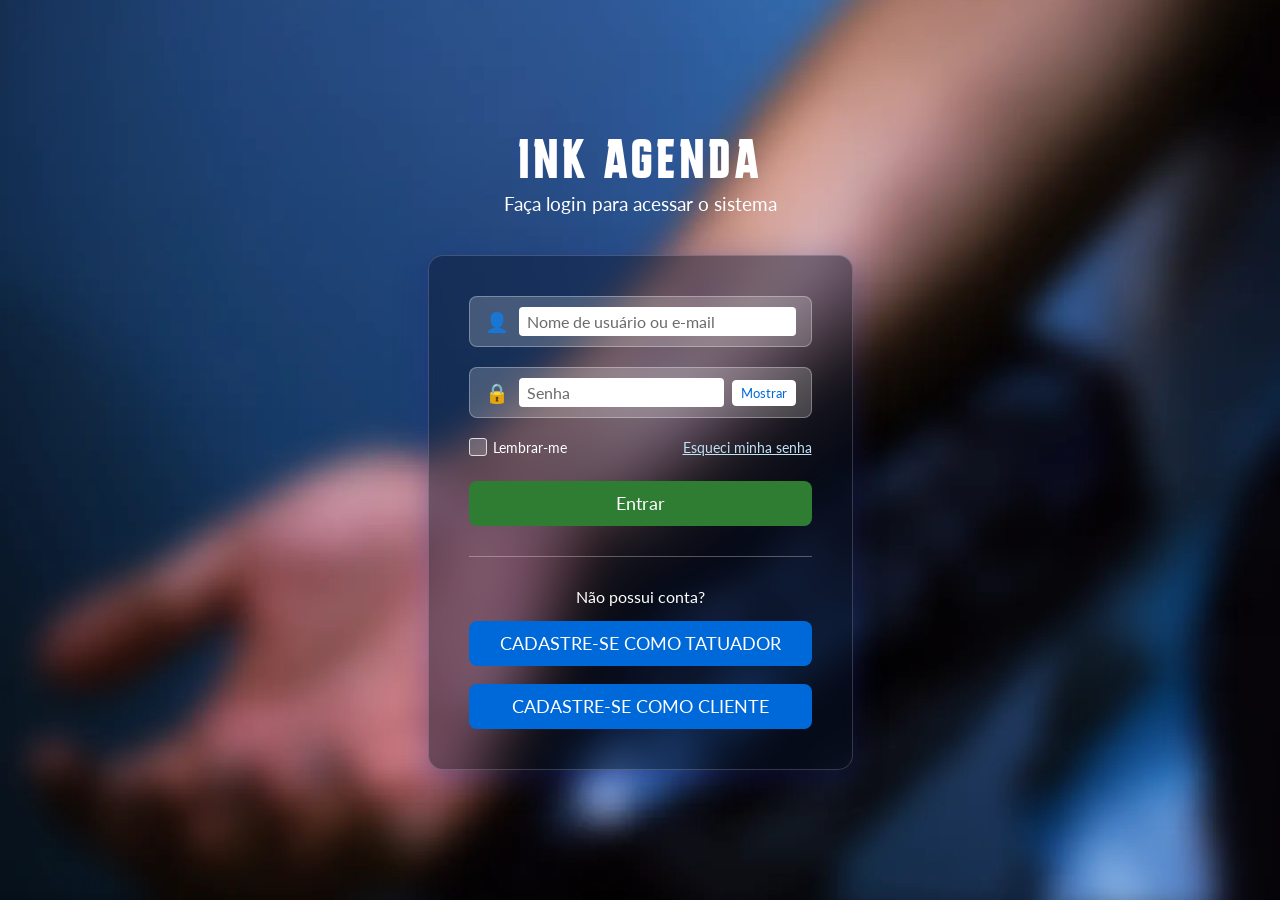
<file: index.html>
<!DOCTYPE html>
<html lang="pt-BR">
<head>
    <meta charset="UTF-8">
    <meta http-equiv="X-UA-Compatible" content="IE=edge">
    <meta name="viewport" content="width=device-width, initial-scale=1.0">
    <link rel="preconnect" href="https://fonts.googleapis.com">
    <link rel="preconnect" href="https://fonts.gstatic.com" crossorigin>
    <title>INK AGENDA - Login</title>
    <link rel="stylesheet" href="./styles/main.css">
    <link href="https://fonts.googleapis.com/css2?family=Karantina:wght@300;400;700&family=Lato:wght@400;700&display=swap" rel="stylesheet">
</head>
<body class="pagina-login">
    <main class="container">
        <h1 class="main-title">INK AGENDA</h1>
        <p class="main-slogan">Faça login para acessar o sistema</p>

        <div class="login">
            <form id="form-login">
                <div class="campo">
                    <label class="sr-only" for="usuario">Nome de usuário ou e-mail</label>
                    <div class="login-forms">
                        <span class="icon" aria-hidden="true">👤</span>
                        <input type="text" id="usuario" name="usuario" placeholder="Nome de usuário ou e-mail"
                               autocomplete="username" required>
                    </div>
                </div>
                <div class="campo">
                    <label class="sr-only" for="senha-login">Senha</label>
                    <div class="login-forms">
                        <span class="icon" aria-hidden="true">🔒</span>
                        <input type="password" id="senha-login" name="senha" placeholder="Senha"
                               autocomplete="current-password" required>
                        <button type="button" class="mostrar-senha" id="mostrar-senha-login"
                                aria-controls="senha-login" aria-pressed="false">Mostrar</button>
                    </div>
                </div>

                <div class="opcoes">
                    <label>
                        <input type="checkbox" id="lembrar" name="lembrar"> Lembrar-me
                    </label>
                    <a href="#" id="esqueci-senha">Esqueci minha senha</a>
                </div>

                <p class="aviso" id="aviso-login" role="status" hidden></p>

                <button type="submit" class="login-btn">Entrar</button>
            </form>

            <div class="separator"></div>

            <p class="sem-conta">Não possui conta?</p>
            <a class="registro" href="./cadastro.html?tipo=tatuador">CADASTRE-SE COMO TATUADOR</a>
            <a class="registro" href="./cadastro.html?tipo=cliente">CADASTRE-SE COMO CLIENTE</a>
        </div>
    </main>

    <script src="./scripts/comum.js"></script>
    <script src="./scripts/login.js"></script>
</body>
</html>
</file>
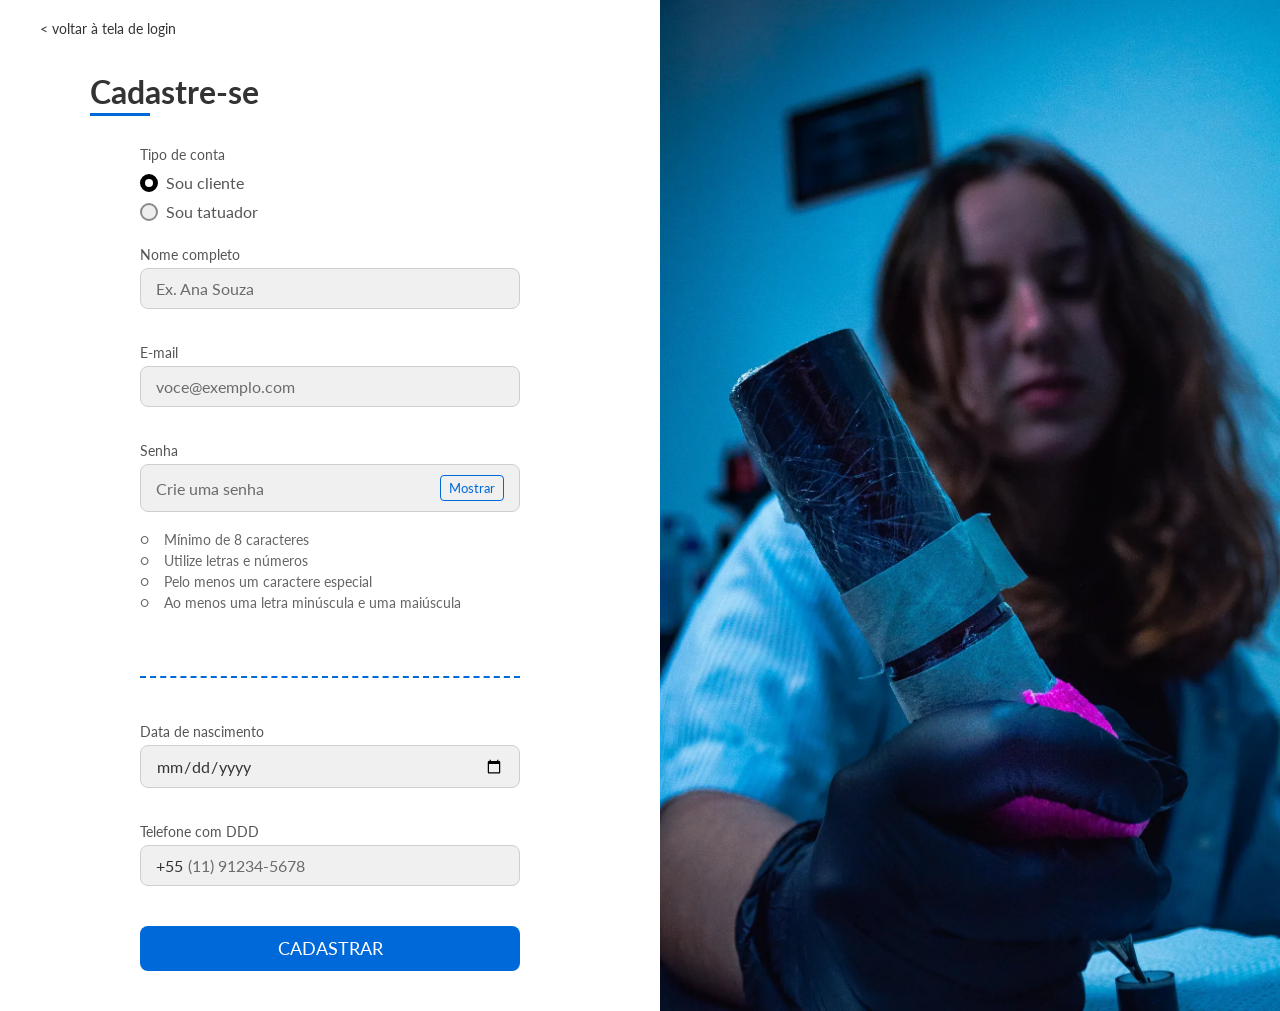
<file: cadastro.html>
<!DOCTYPE html>
<html lang="pt-BR">
<head>
    <meta charset="UTF-8">
    <meta http-equiv="X-UA-Compatible" content="IE=edge">
    <meta name="viewport" content="width=device-width, initial-scale=1.0">
    <link rel="preconnect" href="https://fonts.googleapis.com">
    <link rel="preconnect" href="https://fonts.gstatic.com" crossorigin>
    <title>INK AGENDA - Cadastro</title>
    <link rel="stylesheet" href="./styles/main.css">
    <link href="https://fonts.googleapis.com/css2?family=Karantina:wght@300;400;700&family=Lato:wght@400;700&display=swap" rel="stylesheet">
</head>
<body class="pagina-cadastro">
    <div class="main-wrapper">
        <main class="left-panel">
            <a href="index.html" class="back-to-login">&lt; voltar à tela de login</a>

            <div class="container">
                <div class="cadastro-box">
                    <h1 class="sub-title">Cadastre-se</h1>

                    <form class="tat-forms" id="form-cadastro">
                        <fieldset class="tipo-conta">
                            <legend class="label-text">Tipo de conta</legend>
                            <div class="user-type-selection">
                                <label class="radio-label">
                                    <input type="radio" name="tipo" value="cliente" checked> Sou cliente
                                </label>
                                <label class="radio-label">
                                    <input type="radio" name="tipo" value="tatuador"> Sou tatuador
                                </label>
                            </div>
                        </fieldset>

                        <div class="campo">
                            <label class="label-text" for="nome">Nome completo</label>
                            <div class="label-input">
                                <input type="text" class="input-field" id="nome" name="nome"
                                       placeholder="Ex. Ana Souza" autocomplete="name" required>
                            </div>
                        </div>

                        <div class="campo" data-somente="tatuador">
                            <label class="label-text" for="apelido">Apelido (opcional)</label>
                            <div class="label-input">
                                <input type="text" class="input-field" id="apelido" name="apelido"
                                       placeholder="Ex. Nickotatto, Manuzzink" autocomplete="nickname">
                            </div>
                        </div>

                        <div class="campo" data-somente="tatuador">
                            <label class="label-text" for="estudio">Estúdio em que você tatua</label>
                            <div class="label-input">
                                <input type="text" class="input-field" id="estudio" name="estudio"
                                       placeholder="Nome do estúdio" autocomplete="organization">
                            </div>
                        </div>

                        <div class="campo">
                            <label class="label-text" for="email">E-mail</label>
                            <div class="label-input">
                                <input type="email" class="input-field" id="email" name="email"
                                       placeholder="voce@exemplo.com" autocomplete="email" required>
                            </div>
                        </div>

                        <div class="campo">
                            <label class="label-text" for="senha">Senha</label>
                            <div class="label-input">
                                <input type="password" class="input-field" id="senha" name="senha"
                                       placeholder="Crie uma senha" autocomplete="new-password"
                                       aria-describedby="requisitos-senha" minlength="8" required>
                                <button type="button" class="mostrar-senha" id="mostrar-senha"
                                        aria-controls="senha" aria-pressed="false">Mostrar</button>
                            </div>
                        </div>
                        <div class="password-requirements" id="requisitos-senha">
                            <ul>
                                <li data-regra="tamanho">Mínimo de 8 caracteres<span class="sr-only estado"></span></li>
                                <li data-regra="letrasENumeros">Utilize letras e números<span class="sr-only estado"></span></li>
                                <li data-regra="especial">Pelo menos um caractere especial<span class="sr-only estado"></span></li>
                                <li data-regra="maiusculaEMinuscula">Ao menos uma letra minúscula e uma maiúscula<span class="sr-only estado"></span></li>
                            </ul>
                        </div>

                        <div class="separator"></div>

                        <div class="campo">
                            <label class="label-text" for="data-nascimento">Data de nascimento</label>
                            <div class="label-input">
                                <input type="date" class="input-field" id="data-nascimento"
                                       name="data_nascimento" autocomplete="bday" required>
                            </div>
                        </div>

                        <div class="campo">
                            <label class="label-text" for="telefone">Telefone com DDD</label>
                            <div class="label-input tel-input">
                                <span class="prefix" aria-hidden="true">+55</span>
                                <input type="tel" class="input-field" id="telefone" name="telefone"
                                       placeholder="(11) 91234-5678" autocomplete="tel-national"
                                       inputmode="tel" required>
                            </div>
                        </div>

                        <p class="aviso" id="aviso-demo" role="status" hidden></p>

                        <button type="submit" class="registro">CADASTRAR</button>
                    </form>
                </div>
            </div>
        </main>

        <div class="right-panel" aria-hidden="true"></div>
    </div>

    <script src="./scripts/validacao.js"></script>
    <script src="./scripts/comum.js"></script>
    <script src="./scripts/cadastro.js"></script>
</body>
</html>
</file>
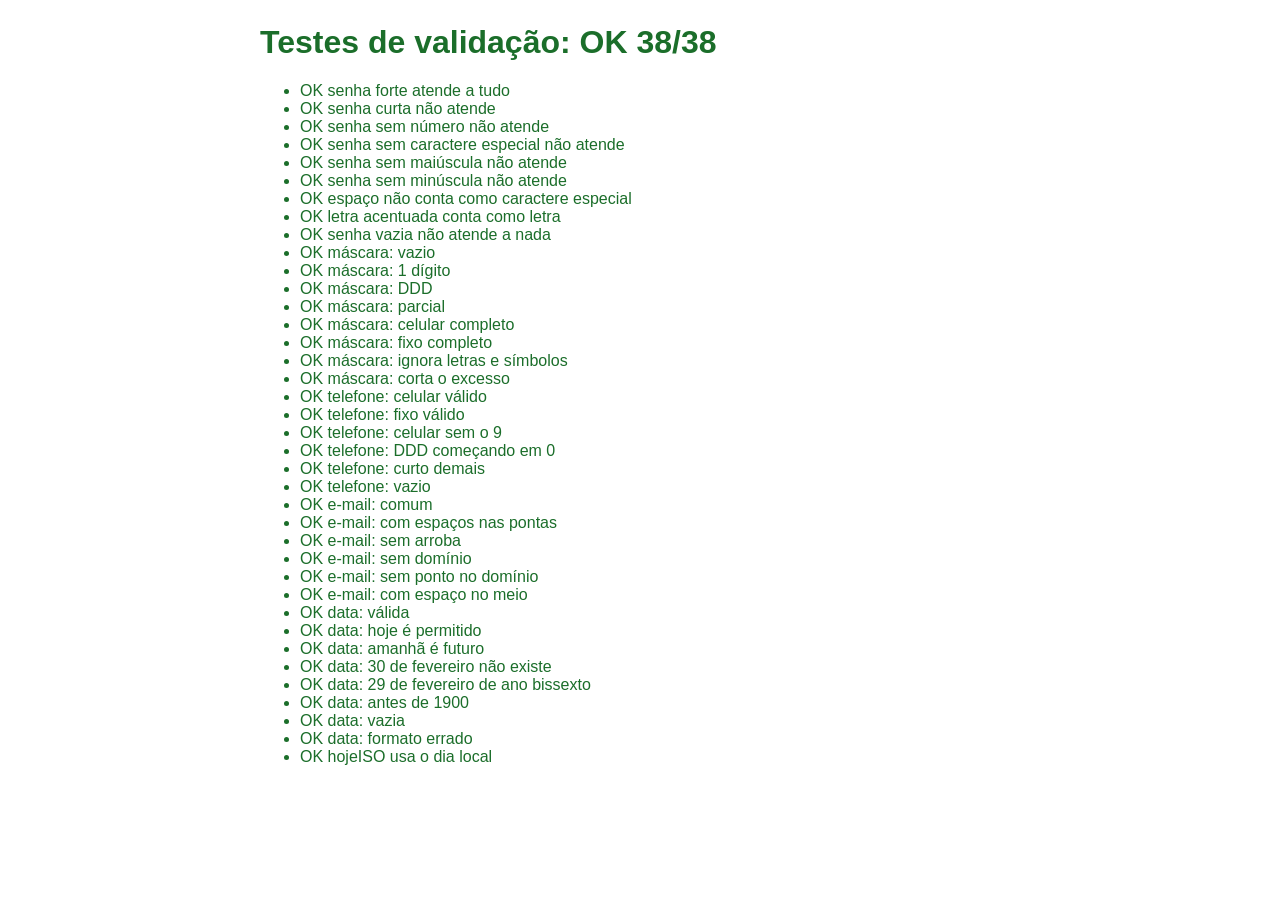
<file: tests/validacao.test.html>
<!DOCTYPE html>
<html lang="pt-BR">
<head>
    <meta charset="UTF-8">
    <title>Testes de validação</title>
    <style>
        body { font-family: Arial, sans-serif; max-width: 760px; margin: 24px auto; padding: 0 16px; }
        .ok { color: #1b6e2a; }
        .falhou { color: #b3261e; font-weight: bold; }
        h1.resumo-ok { color: #1b6e2a; }
        h1.resumo-falhou { color: #b3261e; }
    </style>
</head>
<body>
    <h1 id="resumo">Testes de validação</h1>
    <ul id="lista"></ul>

    <script src="../scripts/validacao.js"></script>
    <script>
        (function () {
            'use strict';
            var V = window.InkValidacao;
            var total = 0;
            var falhas = 0;

            // Compara o valor obtido com o esperado (objetos pelo JSON) e anota o resultado na página.
            function testar(descricao, obtido, esperado) {
                total += 1;
                var passou = JSON.stringify(obtido) === JSON.stringify(esperado);
                if (!passou) { falhas += 1; }
                var li = document.createElement('li');
                li.className = passou ? 'ok' : 'falhou';
                li.textContent = (passou ? 'OK     ' : 'FALHOU ') + descricao +
                    (passou ? '' : ' | obtido: ' + JSON.stringify(obtido) + ' | esperado: ' + JSON.stringify(esperado));
                document.getElementById('lista').appendChild(li);
            }

            var hoje = new Date(2026, 10, 11); // 11/11/2026 (o mês começa em zero)

            // Senha
            testar('senha forte atende a tudo', V.senhaValida('Abcdef1!'), true);
            testar('senha curta não atende', V.senhaValida('Ab1!'), false);
            testar('senha sem número não atende', V.senhaValida('Abcdefg!'), false);
            testar('senha sem caractere especial não atende', V.senhaValida('Abcdefg1'), false);
            testar('senha sem maiúscula não atende', V.senhaValida('abcdef1!'), false);
            testar('senha sem minúscula não atende', V.senhaValida('ABCDEF1!'), false);
            testar('espaço não conta como caractere especial', V.requisitosSenha('Abcdef1 ').especial, false);
            testar('letra acentuada conta como letra', V.requisitosSenha('Ção12345').letrasENumeros, true);
            testar('senha vazia não atende a nada',
                V.requisitosSenha(''), { tamanho: false, letrasENumeros: false, especial: false, maiusculaEMinuscula: false });

            // Máscara de telefone
            testar('máscara: vazio', V.mascararTelefone(''), '');
            testar('máscara: 1 dígito', V.mascararTelefone('1'), '(1');
            testar('máscara: DDD', V.mascararTelefone('11'), '(11');
            testar('máscara: parcial', V.mascararTelefone('1191'), '(11) 91');
            testar('máscara: celular completo', V.mascararTelefone('11912345678'), '(11) 91234-5678');
            testar('máscara: fixo completo', V.mascararTelefone('1123456789'), '(11) 2345-6789');
            testar('máscara: ignora letras e símbolos', V.mascararTelefone('(11) 9a1234-5678'), '(11) 91234-5678');
            testar('máscara: corta o excesso', V.mascararTelefone('119123456789999'), '(11) 91234-5678');

            // Validade do telefone
            testar('telefone: celular válido', V.telefoneValido('(11) 91234-5678'), true);
            testar('telefone: fixo válido', V.telefoneValido('(11) 2345-6789'), true);
            testar('telefone: celular sem o 9', V.telefoneValido('(11) 81234-5678'), false);
            testar('telefone: DDD começando em 0', V.telefoneValido('(01) 91234-5678'), false);
            testar('telefone: curto demais', V.telefoneValido('(11) 1234-567'), false);
            testar('telefone: vazio', V.telefoneValido(''), false);

            // E-mail
            testar('e-mail: comum', V.emailValido('ana@exemplo.com'), true);
            testar('e-mail: com espaços nas pontas', V.emailValido('  ana@exemplo.com  '), true);
            testar('e-mail: sem arroba', V.emailValido('anaexemplo.com'), false);
            testar('e-mail: sem domínio', V.emailValido('ana@'), false);
            testar('e-mail: sem ponto no domínio', V.emailValido('ana@exemplo'), false);
            testar('e-mail: com espaço no meio', V.emailValido('ana souza@exemplo.com'), false);

            // Data de nascimento
            testar('data: válida', V.erroDaData('1990-05-20', hoje), '');
            testar('data: hoje é permitido', V.erroDaData('2026-11-11', hoje), '');
            testar('data: amanhã é futuro', V.erroDaData('2026-11-12', hoje), 'A data de nascimento não pode ser no futuro.');
            testar('data: 30 de fevereiro não existe', V.erroDaData('2001-02-30', hoje), 'Informe uma data válida.');
            testar('data: 29 de fevereiro de ano bissexto', V.erroDaData('2000-02-29', hoje), '');
            testar('data: antes de 1900', V.erroDaData('1899-12-31', hoje), 'Informe uma data a partir de 1900.');
            testar('data: vazia', V.erroDaData('', hoje), 'Informe a data de nascimento.');
            testar('data: formato errado', V.erroDaData('20/05/1990', hoje), 'Informe uma data válida.');
            testar('hojeISO usa o dia local', V.hojeISO(new Date(2026, 0, 5)), '2026-01-05');

            var resumo = document.getElementById('resumo');
            resumo.textContent = falhas === 0
                ? 'Testes de validação: OK ' + total + '/' + total
                : 'Testes de validação: FALHOU ' + falhas + ' de ' + total;
            resumo.className = falhas === 0 ? 'resumo-ok' : 'resumo-falhou';
            document.title = resumo.textContent;
        })();
    </script>
</body>
</html>
</file>
<file: styles/main.css>
/* ==========================================================================
   INK AGENDA - estilos únicos (login e cadastros)
   Organização: variáveis > base > componentes > página de login > página de cadastro > responsivo
   ========================================================================== */

/* ---------- Variáveis ---------- */
:root {
    --fonte: 'Lato', Arial, sans-serif;
    --fonte-titulo: 'Karantina', cursive;

    --texto: #1f1f1f;
    --texto-suave: #555;
    --texto-dica: #666;           /* contraste 5,7:1 sobre branco */
    --placeholder: #6b6b6b;       /* contraste mínimo de 4,5:1 sobre branco e sobre cinza claro */

    --acao: #0069d9;              /* botões principais (contraste 5,4:1 com texto branco) */
    --acao-hover: #0053ad;
    --sucesso: #2e7d32;           /* botão Entrar (contraste 5,1:1 com texto branco) */
    --sucesso-hover: #256628;
    --erro: #b3261e;
    --foco: #ffb703;              /* anel de foco visível no teclado */

    --campo-fundo: #f0f0f0;
    --campo-borda: #cfcfcf;
    --raio: 8px;
}

/* ---------- Base ---------- */
*,
*::before,
*::after {
    box-sizing: border-box;
}

body {
    margin: 0;
    font-family: var(--fonte);
    color: var(--texto);
}

/* O foco do teclado nunca é removido: ele precisa ser visível */
:focus-visible {
    outline: 3px solid var(--foco);
    outline-offset: 2px;
}

/* ---------- Botões (links e botões com o mesmo visual) ---------- */
.registro,
.login-btn {
    display: block;
    width: 100%;
    max-width: 350px;
    padding: 12px 25px;
    border: none;
    border-radius: var(--raio);
    color: #fff;
    font: inherit;
    font-size: 1.1em;
    text-align: center;
    text-decoration: none;
    cursor: pointer;
    transition: background-color 0.3s ease;
}

.registro {
    background-color: var(--acao);
}

.registro:hover {
    background-color: var(--acao-hover);
}

.registro + .registro {
    margin-top: 18px;
}

.login-btn {
    background-color: var(--sucesso);
    margin-top: 20px;
}

.login-btn:hover {
    background-color: var(--sucesso-hover);
}

/* ==========================================================================
   Página de login (index.html)
   ========================================================================== */
.pagina-login {
    min-height: 100vh;
    padding: 24px 16px;
    display: flex;
    flex-direction: column;
    justify-content: center;
    align-items: center;
    background: #12294a url('../assets/images/bg.webp') center / cover no-repeat;
    color: #fff;
}

.pagina-login .container {
    display: flex;
    flex-direction: column;
    align-items: center;
    width: 100%;
}

.main-title {
    margin: 0 0 5px;
    font-family: var(--fonte-titulo);
    font-size: 3.5em;
    letter-spacing: 4px;
    text-align: center;
    text-transform: uppercase;
}

.main-slogan {
    margin: 0 0 40px;
    font-size: 1.2em;
    text-align: center;
}

/* Caixa de vidro: o tom escuro garante contraste do texto sobre a foto */
.login {
    display: flex;
    flex-direction: column;
    align-items: center;
    width: 100%;
    max-width: 425px;
    padding: 40px;
    background-color: rgba(10, 22, 48, 0.45);
    backdrop-filter: blur(10px);
    border: 1px solid rgba(255, 255, 255, 0.18);
    border-radius: 15px;
    box-shadow: 0 8px 32px 0 rgba(31, 38, 135, 0.37);
    text-align: center;
}

.login form {
    width: 100%;
    display: flex;
    flex-direction: column;
    align-items: center;
}

.login-forms {
    display: flex;
    align-items: center;
    width: 100%;
    max-width: 350px;
    margin-bottom: 20px;
    padding: 10px 15px;
    background-color: rgba(255, 255, 255, 0.2);
    border: 1px solid rgba(255, 255, 255, 0.3);
    border-radius: var(--raio);
}

.login-forms .icon {
    margin-right: 10px;
    font-size: 1.2em;
}

.login-forms input {
    flex-grow: 1;
    min-width: 0;
    padding: 5px 8px;
    background-color: #fff;
    border: none;
    border-radius: 4px;
    color: var(--texto);
    font: inherit;
}

.login-forms input::placeholder,
.input-field::placeholder {
    color: var(--placeholder);
}

.opcoes {
    display: flex;
    justify-content: space-between;
    align-items: center;
    width: 100%;
    max-width: 350px;
    margin-bottom: 5px;
    font-size: 0.9em;
}

.opcoes label {
    display: flex;
    align-items: center;
    cursor: pointer;
}

.opcoes input[type="checkbox"] {
    appearance: none;
    position: relative;
    width: 18px;
    height: 18px;
    margin: 0 6px 0 0;
    background-color: rgba(255, 255, 255, 0.2);
    border: 1px solid #ddd;
    border-radius: 3px;
    cursor: pointer;
}

.opcoes input[type="checkbox"]:checked {
    background-color: var(--sucesso);
    border-color: var(--sucesso);
}

.opcoes input[type="checkbox"]:checked::after {
    content: '✔';
    position: absolute;
    top: 50%;
    left: 50%;
    transform: translate(-50%, -50%);
    font-size: 12px;
    color: #fff;
}

.opcoes a {
    color: #bfe3f5;
    text-decoration: underline;
    transition: color 0.3s ease;
}

.opcoes a:hover {
    color: #fff;
}

.pagina-login .separator {
    width: 100%;
    max-width: 350px;
    height: 1px;
    margin: 30px 0;
    background-color: rgba(255, 255, 255, 0.3);
}

.sem-conta {
    margin: 0 0 15px;
}

/* ==========================================================================
   Páginas de cadastro (cad_cliente.html e cad_tatuador.html)
   ========================================================================== */
.pagina-cadastro {
    background: #fff;
}

.main-wrapper {
    display: flex;
    min-height: 100vh;
}

.left-panel {
    position: relative;
    flex: 1;
    display: flex;
    flex-direction: column;
    justify-content: center;
    align-items: center;
    padding: 72px 20px 40px;
    background-color: #fff;
}

.right-panel {
    flex: 1;
    background: #0e3a5c url('../assets/images/tatuadora.webp') center / cover no-repeat;
}

.back-to-login {
    position: absolute;
    top: 20px;
    left: 40px;
    display: flex;
    align-items: center;
    font-size: 0.9em;
    color: #333;
    text-decoration: none;
}

.back-to-login:hover {
    color: var(--acao);
    text-decoration: underline;
}

.pagina-cadastro .container {
    display: flex;
    flex-direction: column;
    align-items: center;
    width: 100%;
    max-width: 550px;
}

.cadastro-box {
    display: flex;
    flex-direction: column;
    align-items: center;
    width: 100%;
    max-width: 480px;
    text-align: left;
}

.cadastro-box .sub-title {
    position: relative;
    width: 100%;
    margin: 0 0 30px;
    padding-bottom: 5px;
    font-size: 2em;
    color: #333;
}

.cadastro-box .sub-title::after {
    content: '';
    position: absolute;
    left: 0;
    bottom: 0;
    width: 60px;
    height: 3px;
    background-color: var(--acao);
}

.tat-forms {
    display: flex;
    flex-direction: column;
    align-items: center;
    width: 100%;
}

.label-text {
    display: block;
    width: 100%;
    max-width: 380px;
    margin: 15px 0 5px;
    font-size: 0.9em;
    color: var(--texto-suave);
    text-align: left;
}

.label-input {
    display: flex;
    align-items: center;
    width: 100%;
    max-width: 380px;
    margin-bottom: 20px;
    padding: 10px 15px;
    background-color: var(--campo-fundo);
    border: 1px solid var(--campo-borda);
    border-radius: var(--raio);
}

.label-input .input-field {
    flex-grow: 1;
    min-width: 0;
    padding: 0;
    background: none;
    border: none;
    color: #333;
    font: inherit;
}

/* O anel de foco aparece na caixa inteira quando o campo interno recebe foco */
.label-input:focus-within {
    outline: 3px solid var(--foco);
    outline-offset: 2px;
}

.label-input .input-field:focus-visible {
    outline: none;
}

.tel-input .prefix {
    margin-right: 5px;
    color: #333;
}

/* Texto só para leitores de tela (rótulos que não aparecem na tela) */
.sr-only {
    position: absolute;
    width: 1px;
    height: 1px;
    margin: -1px;
    padding: 0;
    overflow: hidden;
    clip: rect(0, 0, 0, 0);
    white-space: nowrap;
    border: 0;
}

/* Mensagem de erro sob o campo e campo marcado como inválido */
.erro {
    width: 100%;
    max-width: 380px;
    margin: -12px 0 14px;
    font-size: 0.85em;
    color: var(--erro);
}

.pagina-login .erro {
    max-width: 350px;
    text-align: left;
    margin: -12px 0 14px;
    color: #ffd2cd;
}

.label-input:has([aria-invalid="true"]) {
    border-color: var(--erro);
}

.login-forms:has([aria-invalid="true"]) {
    border-color: #ffd2cd;
}

/* Botão Mostrar/Ocultar dentro do campo de senha */
.mostrar-senha {
    flex-shrink: 0;
    margin-left: 8px;
    padding: 4px 8px;
    background: none;
    border: 1px solid currentColor;
    border-radius: 4px;
    color: var(--acao);
    font: inherit;
    font-size: 0.8em;
    cursor: pointer;
}

.mostrar-senha:hover {
    background-color: rgba(0, 105, 217, 0.1);
}

.login-forms .mostrar-senha {
    background-color: #fff;
    border-color: #fff;
}

/* Requisitos da senha: acendem em verde conforme são atendidos */
.password-requirements ul {
    list-style: none;
}

.password-requirements li {
    position: relative;
    padding-left: 24px;
}

.password-requirements li::before {
    content: '○';
    position: absolute;
    left: 0;
    color: var(--texto-dica);
}

.password-requirements li.atendido {
    color: var(--sucesso);
}

.password-requirements li.atendido::before {
    content: '✔';
    color: var(--sucesso);
}

/* Quem usa o atributo hidden precisa que ele vença o display dos componentes */
[hidden] {
    display: none !important;
}

.campo {
    display: flex;
    flex-direction: column;
    align-items: center;
    width: 100%;
}

.tipo-conta {
    width: 100%;
    max-width: 380px;
    margin: 0;
    padding: 0;
    border: 0;
}

.tipo-conta .label-text {
    padding: 0;
}

.tipo-conta .user-type-selection {
    margin: 5px 0 10px;
}

.aviso {
    width: 100%;
    max-width: 380px;
    margin: 10px 0 0;
    padding: 10px 14px;
    background-color: #e8f1fc;
    border-left: 4px solid var(--acao);
    border-radius: 4px;
    color: #123a6b;
    font-size: 0.9em;
}

.password-requirements {
    width: 100%;
    max-width: 380px;
    margin-bottom: 30px;
    text-align: left;
}

.password-requirements ul {
    margin: 0;
    padding-left: 0;
}

.password-requirements li {
    margin-bottom: 5px;
    font-size: 0.85em;
    color: var(--texto-dica);
}

/* Aviso de demonstração sobre a foto escura do login */
.pagina-login .aviso {
    max-width: 350px;
    margin: 0 0 4px;
    background-color: rgba(255, 255, 255, 0.92);
    border-left-color: var(--acao);
    color: #123a6b;
}

.user-type-selection {
    display: flex;
    flex-direction: column;
    align-items: flex-start;
    gap: 10px;
    width: 100%;
    max-width: 380px;
    margin: 20px 0 40px;
}

.radio-label {
    display: flex;
    align-items: center;
    color: var(--texto-suave);
    cursor: pointer;
}

.radio-label input[type="radio"] {
    appearance: none;
    position: relative;
    width: 18px;
    height: 18px;
    margin: 0 8px 0 0;
    background-color: #eee;
    border: 2px solid #8a8a8a;
    border-radius: 50%;
    cursor: pointer;
    transition: all 0.2s ease;
}

.radio-label input[type="radio"]:checked {
    background-color: #000;
    border-color: #000;
}

.radio-label input[type="radio"]:checked::before {
    content: '';
    position: absolute;
    top: 50%;
    left: 50%;
    width: 8px;
    height: 8px;
    background-color: #fff;
    border-radius: 50%;
    transform: translate(-50%, -50%);
}

.pagina-cadastro .registro {
    max-width: 380px;
    margin-top: 20px;
}

.pagina-cadastro .separator {
    width: 100%;
    max-width: 380px;
    height: 0;
    margin: 30px 0;
    border: 0;
    border-top: 2px dashed var(--acao);
}

/* ==========================================================================
   Responsivo
   ========================================================================== */

/* Tablets e celulares: a foto some e o formulário ocupa a tela toda */
@media (max-width: 900px) {
    .right-panel {
        display: none;
    }
}

@media (max-width: 480px) {
    .main-title {
        font-size: 2.6em;
    }

    .main-slogan {
        margin-bottom: 28px;
        font-size: 1.05em;
    }

    .login {
        padding: 28px 20px;
    }

    .back-to-login {
        left: 20px;
    }

    .cadastro-box .sub-title {
        font-size: 1.7em;
    }
}
</file>
